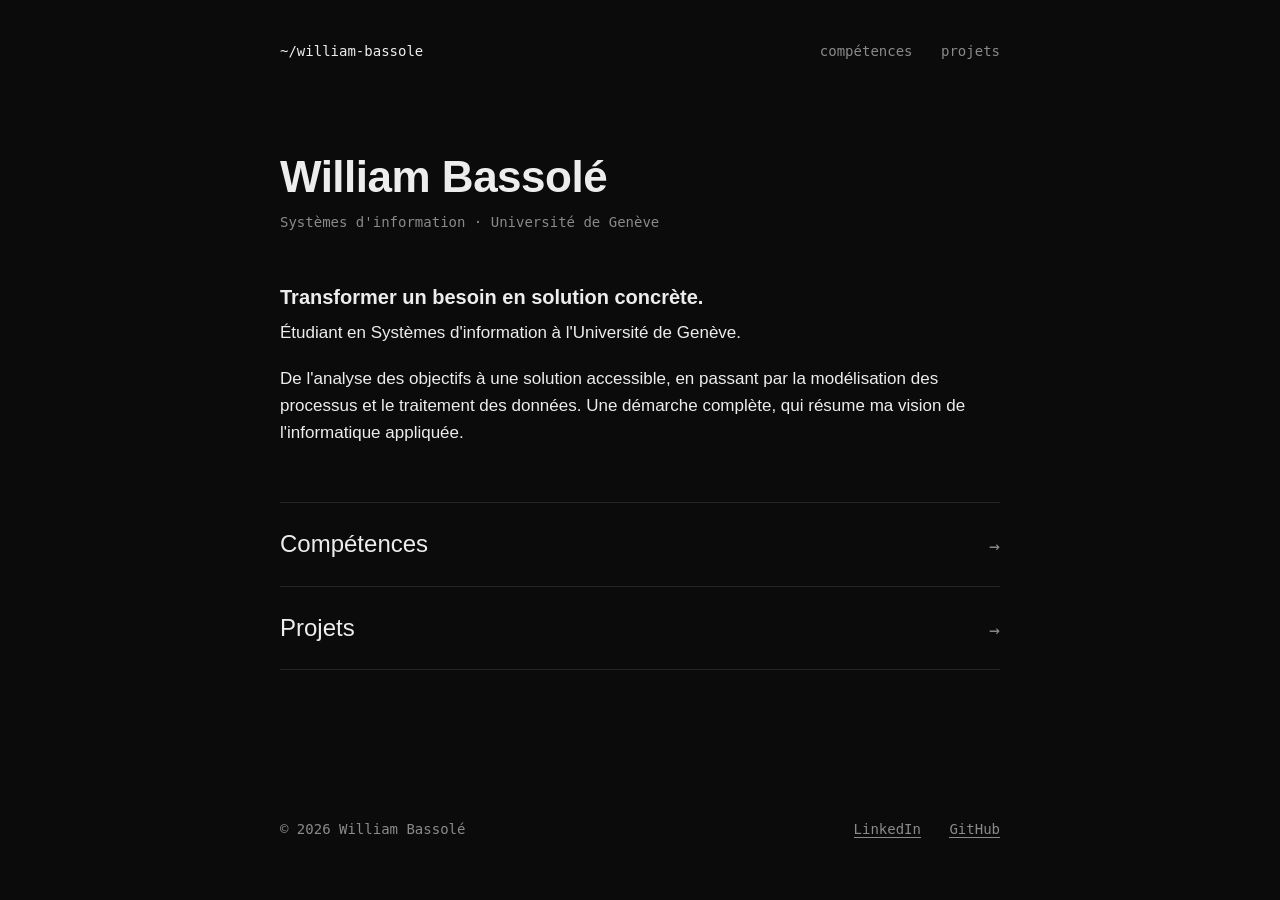
<file: index.html>
<!DOCTYPE html>
<html lang="fr">
<head>
  <meta charset="UTF-8">
  <meta name="viewport" content="width=device-width, initial-scale=1">
  <title>William Bassolé</title>
  <meta name="description" content="William Bassolé, étudiant en Systèmes d'information à l'Université de Genève.">
  <link rel="stylesheet" href="style.css">
</head>
<body>
  <div class="page">

    <header>
      <a href="index.html" class="actif">~/william-bassole</a>
      <nav>
        <a href="competences.html">compétences</a>
        <a href="projets.html">projets</a>
      </nav>
    </header>

    <main>
      <h1>William Bassolé</h1>
      <p class="sous-titre">Systèmes d'information · Université de Genève</p>

      <h2>Transformer un besoin en solution concrète.</h2>
      <p>Étudiant en Systèmes d'information à l'Université de Genève.</p>
      <p>
        De l'analyse des objectifs à une solution accessible, en passant par la
        modélisation des processus et le traitement des données. Une démarche complète,
        qui résume ma vision de l'informatique appliquée.
      </p>

      <div class="choix">
        <a href="competences.html">Compétences <span>→</span></a>
        <a href="projets.html">Projets <span>→</span></a>
      </div>
    </main>

    <footer>
      <span>© 2026 William Bassolé</span>
      <span>
        <a href="https://www.linkedin.com/in/william-bassole" target="_blank" rel="noopener">LinkedIn</a>
        <a href="https://github.com/William-Bassole" target="_blank" rel="noopener">GitHub</a>
      </span>
    </footer>

  </div>
</body>
</html>
</file>
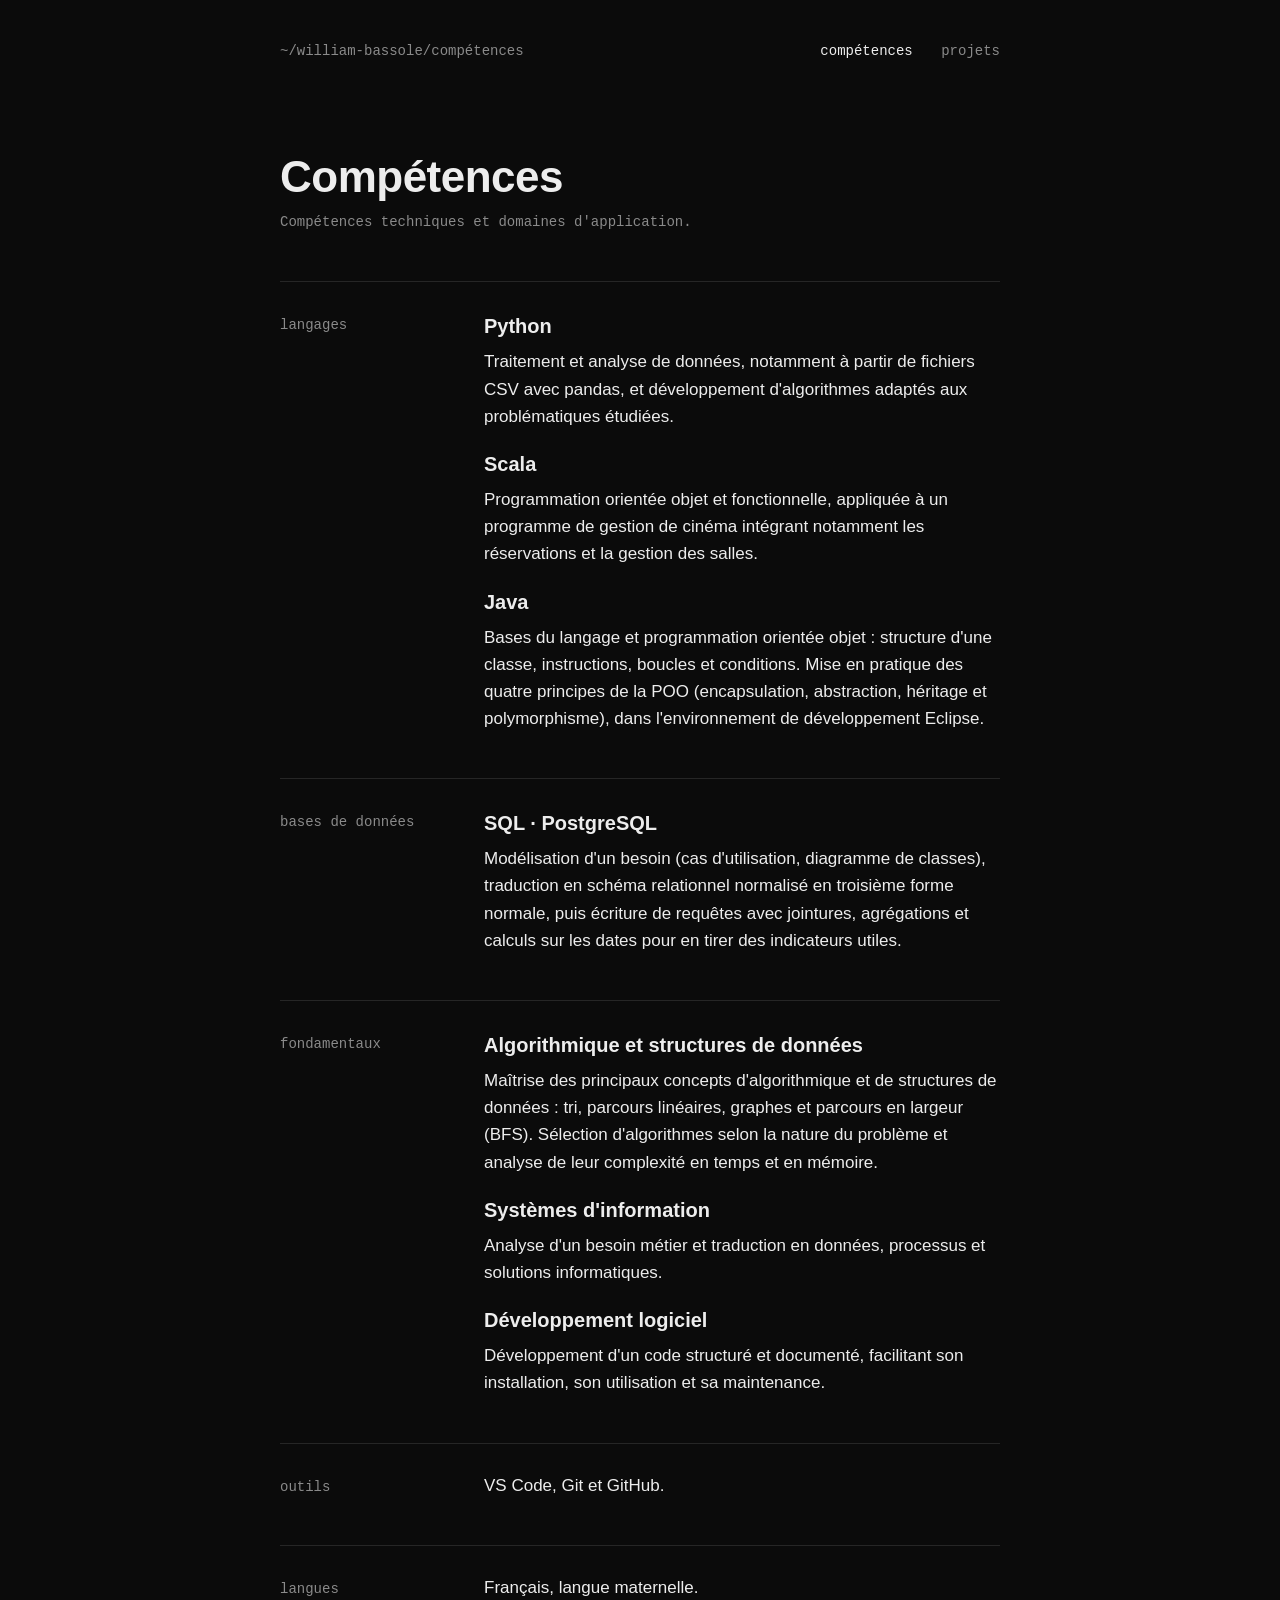
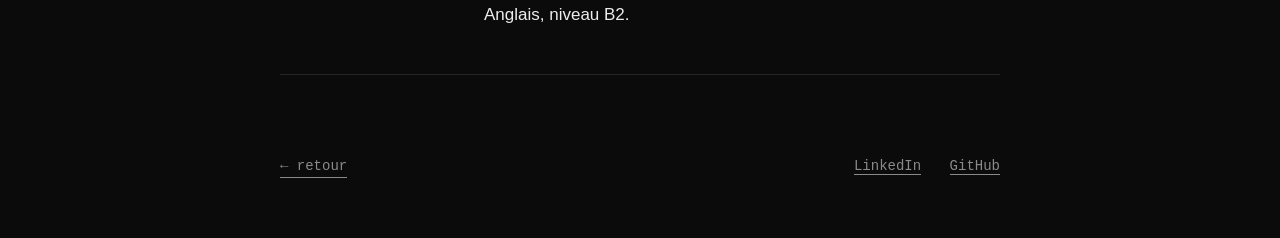
<file: competences.html>
<!DOCTYPE html>
<html lang="fr">
<head>
  <meta charset="UTF-8">
  <meta name="viewport" content="width=device-width, initial-scale=1">
  <title>Compétences — William Bassolé</title>
  <link rel="stylesheet" href="style.css">
</head>
<body>
  <div class="page">

    <header>
      <div><a href="index.html">~/william-bassole</a>/compétences</div>
      <nav>
        <a href="competences.html" class="actif">compétences</a>
        <a href="projets.html">projets</a>
      </nav>
    </header>

    <main>
      <h1>Compétences</h1>
      <p class="sous-titre">Compétences techniques et domaines d'application.</p>

      <section class="ligne">
        <div class="libelle">langages</div>
        <div>
          <h2>Python</h2>
          <p>
            Traitement et analyse de données, notamment à partir de fichiers CSV avec pandas,
            et développement d'algorithmes adaptés aux problématiques étudiées.
          </p>
          <h2>Scala</h2>
          <p>
            Programmation orientée objet et fonctionnelle, appliquée à un programme de gestion
            de cinéma intégrant notamment les réservations et la gestion des salles.
          </p>
          <h2>Java</h2>
          <p>
            Bases du langage et programmation orientée objet : structure d'une classe,
            instructions, boucles et conditions. Mise en pratique des quatre principes
            de la POO (encapsulation, abstraction, héritage et polymorphisme), dans
            l'environnement de développement Eclipse.
          </p>
        </div>
      </section>

      <section class="ligne">
        <div class="libelle">bases de données</div>
        <div>
          <h2>SQL · PostgreSQL</h2>
          <p>
            Modélisation d'un besoin (cas d'utilisation, diagramme de classes), traduction
            en schéma relationnel normalisé en troisième forme normale, puis écriture de
            requêtes avec jointures, agrégations et calculs sur les dates pour en tirer
            des indicateurs utiles.
          </p>
        </div>
      </section>

      <section class="ligne">
        <div class="libelle">fondamentaux</div>
        <div>
          <h2>Algorithmique et structures de données</h2>
          <p>
            Maîtrise des principaux concepts d'algorithmique et de structures de données :
            tri, parcours linéaires, graphes et parcours en largeur (BFS). Sélection
            d'algorithmes selon la nature du problème et analyse de leur complexité
            en temps et en mémoire.
          </p>
          <h2>Systèmes d'information</h2>
          <p>
            Analyse d'un besoin métier et traduction en données, processus et
            solutions informatiques.
          </p>
          <h2>Développement logiciel</h2>
          <p>
            Développement d'un code structuré et documenté, facilitant son installation,
            son utilisation et sa maintenance.
          </p>
        </div>
      </section>

      <section class="ligne">
        <div class="libelle">outils</div>
        <div>
          <p>VS Code, Git et GitHub.</p>
        </div>
      </section>

      <section class="ligne">
        <div class="libelle">langues</div>
        <div>
          <p>Français, langue maternelle.<br>Anglais, niveau B2.</p>
        </div>
      </section>
    </main>

    <footer>
      <a href="index.html" class="retour">← retour</a>
      <span>
        <a href="https://www.linkedin.com/in/william-bassole" target="_blank" rel="noopener">LinkedIn</a>
        <a href="https://github.com/William-Bassole" target="_blank" rel="noopener">GitHub</a>
      </span>
    </footer>

  </div>
</body>
</html>
</file>
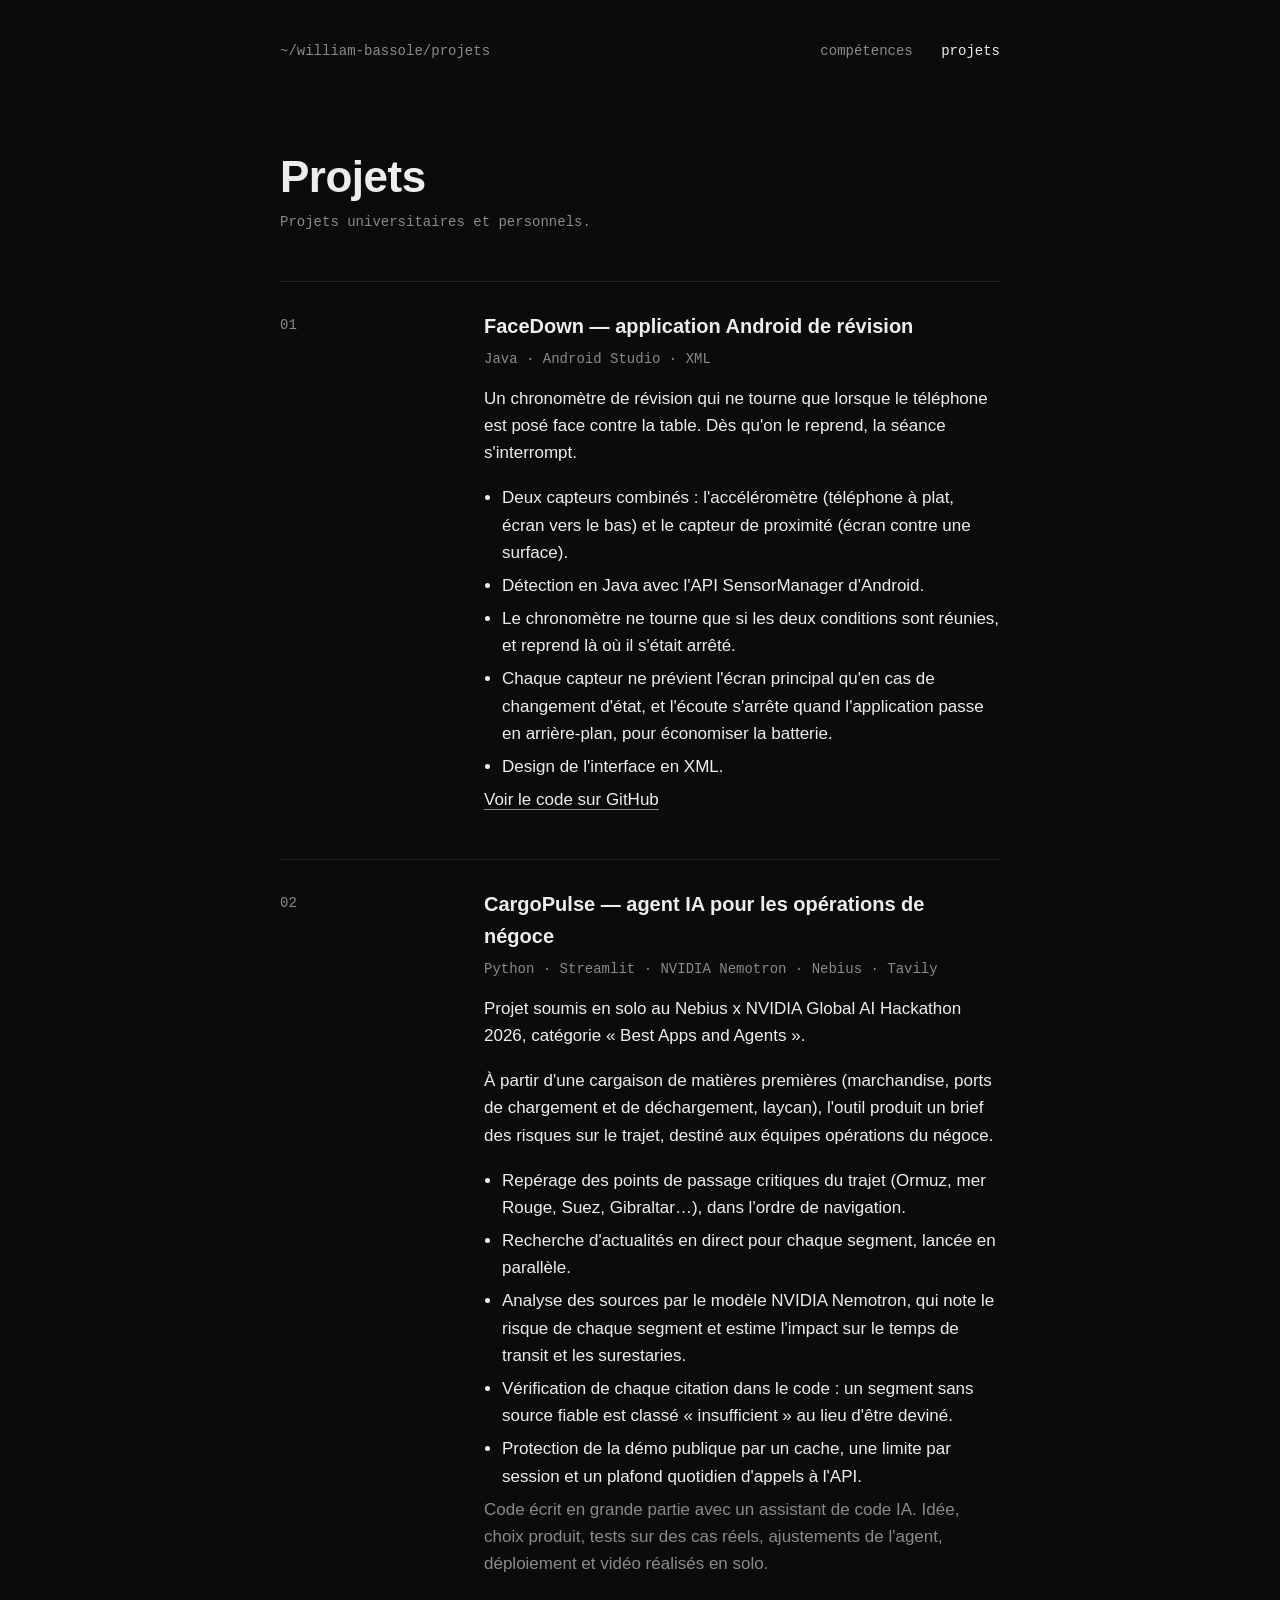
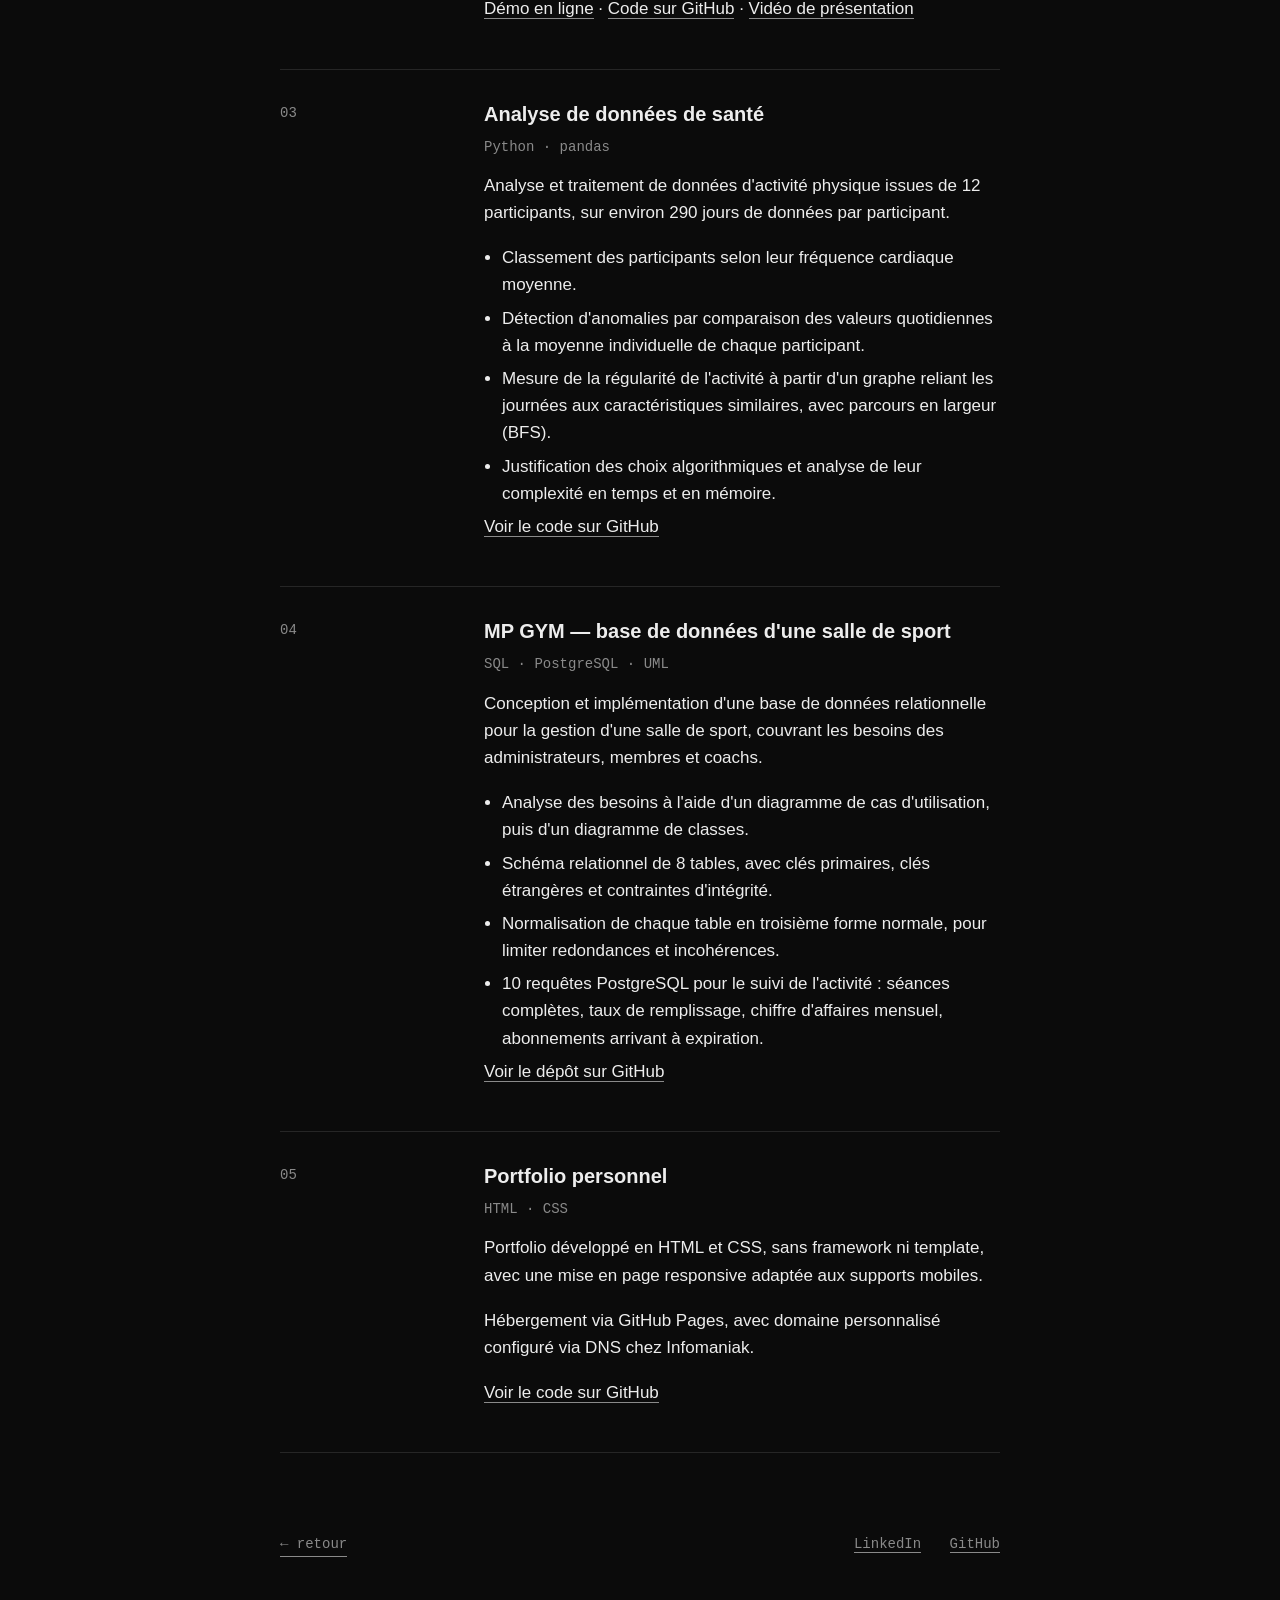
<file: projets.html>
<!DOCTYPE html>
<html lang="fr">
<head>
  <meta charset="UTF-8">
  <meta name="viewport" content="width=device-width, initial-scale=1">
  <title>Projets — William Bassolé</title>
  <link rel="stylesheet" href="style.css">
</head>
<body>
  <div class="page">

    <header>
      <div><a href="index.html">~/william-bassole</a>/projets</div>
      <nav>
        <a href="competences.html">compétences</a>
        <a href="projets.html" class="actif">projets</a>
      </nav>
    </header>

    <main>
      <h1>Projets</h1>
      <p class="sous-titre">Projets universitaires et personnels.</p>

      <!-- Projet 1 -->
      <section class="ligne">
        <div class="libelle">01</div>
        <div>
          <h2>FaceDown — application Android de révision</h2>
          <div class="outils">Java · Android Studio · XML</div>
          <p>
            Un chronomètre de révision qui ne tourne que lorsque le téléphone est posé face
            contre la table. Dès qu'on le reprend, la séance s'interrompt.
          </p>
          <ul>
            <li>Deux capteurs combinés : l'accéléromètre (téléphone à plat, écran vers le bas) et le capteur de proximité (écran contre une surface).</li>
            <li>Détection en Java avec l'API SensorManager d'Android.</li>
            <li>Le chronomètre ne tourne que si les deux conditions sont réunies, et reprend là où il s'était arrêté.</li>
            <li>Chaque capteur ne prévient l'écran principal qu'en cas de changement d'état, et l'écoute s'arrête quand l'application passe en arrière-plan, pour économiser la batterie.</li>
            <li>Design de l'interface en XML.</li>
          </ul>
          <p><a href="https://github.com/William-Bassole/Facedown" target="_blank" rel="noopener noreferrer">Voir le code sur GitHub</a></p>
        </div>
      </section>

      <!-- Projet 2 -->
      <section class="ligne">
        <div class="libelle">02</div>
        <div>
          <h2>CargoPulse — agent IA pour les opérations de négoce</h2>
          <div class="outils">Python · Streamlit · NVIDIA Nemotron · Nebius · Tavily</div>
          <p>
            Projet soumis en solo au Nebius x NVIDIA Global AI Hackathon 2026, catégorie
            « Best Apps and Agents ».
          </p>
          <p>
            À partir d'une cargaison de matières premières (marchandise, ports de chargement
            et de déchargement, laycan), l'outil produit un brief des risques sur le trajet,
            destiné aux équipes opérations du négoce.
          </p>
          <ul>
            <li>Repérage des points de passage critiques du trajet (Ormuz, mer Rouge, Suez, Gibraltar…), dans l'ordre de navigation.</li>
            <li>Recherche d'actualités en direct pour chaque segment, lancée en parallèle.</li>
            <li>Analyse des sources par le modèle NVIDIA Nemotron, qui note le risque de chaque segment et estime l'impact sur le temps de transit et les surestaries.</li>
            <li>Vérification de chaque citation dans le code : un segment sans source fiable est classé « insufficient » au lieu d'être deviné.</li>
            <li>Protection de la démo publique par un cache, une limite par session et un plafond quotidien d'appels à l'API.</li>
          </ul>
          <p class="discret">
            Code écrit en grande partie avec un assistant de code IA. Idée, choix produit,
            tests sur des cas réels, ajustements de l'agent, déploiement et vidéo réalisés en solo.
          </p>
          <p>
            <a href="https://cargopulse.streamlit.app" target="_blank" rel="noopener noreferrer">Démo en ligne</a> ·
            <a href="https://github.com/William-Bassole/cargopulse" target="_blank" rel="noopener">Code sur GitHub</a> ·
            <a href="https://youtu.be/UU8QUUAFsgQ" target="_blank" rel="noopener noreferrer">Vidéo de présentation</a>
          </p>
        </div>
      </section>

      <!-- Projet 3 -->
      <section class="ligne">
        <div class="libelle">03</div>
        <div>
          <h2>Analyse de données de santé</h2>
          <div class="outils">Python · pandas</div>
          <p>
            Analyse et traitement de données d'activité physique issues de 12 participants,
            sur environ 290 jours de données par participant.
          </p>
          <ul>
            <li>Classement des participants selon leur fréquence cardiaque moyenne.</li>
            <li>Détection d'anomalies par comparaison des valeurs quotidiennes à la moyenne individuelle de chaque participant.</li>
            <li>Mesure de la régularité de l'activité à partir d'un graphe reliant les journées aux caractéristiques similaires, avec parcours en largeur (BFS).</li>
            <li>Justification des choix algorithmiques et analyse de leur complexité en temps et en mémoire.</li>
          </ul>
          <p><a href="https://github.com/William-Bassole/Health-Data-Analysis" target="_blank" rel="noopener">Voir le code sur GitHub</a></p>
        </div>
      </section>

      <!-- Projet 4 -->
      <section class="ligne">
        <div class="libelle">04</div>
        <div>
          <h2>MP GYM — base de données d'une salle de sport</h2>
          <div class="outils">SQL · PostgreSQL · UML</div>
          <p>
            Conception et implémentation d'une base de données relationnelle pour la gestion
            d'une salle de sport, couvrant les besoins des administrateurs, membres et coachs.
          </p>
          <ul>
            <li>Analyse des besoins à l'aide d'un diagramme de cas d'utilisation, puis d'un diagramme de classes.</li>
            <li>Schéma relationnel de 8 tables, avec clés primaires, clés étrangères et contraintes d'intégrité.</li>
            <li>Normalisation de chaque table en troisième forme normale, pour limiter redondances et incohérences.</li>
            <li>10 requêtes PostgreSQL pour le suivi de l'activité : séances complètes, taux de remplissage, chiffre d'affaires mensuel, abonnements arrivant à expiration.</li>
          </ul>
          <p><a href="https://github.com/William-Bassole/MP-Gym" target="_blank" rel="noopener">Voir le dépôt sur GitHub</a></p>
        </div>
      </section>

      <!-- Projet 5 -->
      <section class="ligne">
        <div class="libelle">05</div>
        <div>
          <h2>Portfolio personnel</h2>
          <div class="outils">HTML · CSS</div>
          <p>
            Portfolio développé en HTML et CSS, sans framework ni template, avec une mise
            en page responsive adaptée aux supports mobiles.
          </p>
          <p>
            Hébergement via GitHub Pages, avec domaine personnalisé configuré via DNS chez Infomaniak.
          </p>
          <p><a href="https://github.com/William-Bassole/Portfolio" target="_blank" rel="noopener">Voir le code sur GitHub</a></p>
        </div>
      </section>
    </main>

    <footer>
      <a href="index.html" class="retour">← retour</a>
      <span>
        <a href="https://www.linkedin.com/in/william-bassole" target="_blank" rel="noopener">LinkedIn</a>
        <a href="https://github.com/William-Bassole" target="_blank" rel="noopener">GitHub</a>
      </span>
    </footer>

  </div>
</body>
</html>
</file>
<file: style.css>
/* ==========================================================
   style.css — une seule feuille de style pour les 3 pages
   ========================================================== */

/* 1. Variables : les couleurs et polices sont définies une fois ici,
      puis réutilisées partout avec var(--nom). */
:root {
  --fond: #0b0b0b;
  --texte: #ededed;
  --gris: #8a8a8a;
  --trait: #262626;
  --mono: ui-monospace, "SF Mono", Menlo, Consolas, monospace;
  --sans: -apple-system, "Helvetica Neue", Helvetica, Arial, sans-serif;
}

/* 2. Base : réglages appliqués à toute la page. */
* {
  box-sizing: border-box;   /* la largeur d'un bloc inclut ses marges internes */
}

body {
  margin: 0;
  background: var(--fond);
  color: var(--texte);
  font-family: var(--sans);
  font-size: 17px;
  line-height: 1.6;
}

a {
  color: var(--texte);
  text-decoration: none;
  border-bottom: 1px solid var(--gris);
}

a:hover {
  border-bottom-color: var(--texte);
}

/* 3. Mise en page : une colonne centrée, pas trop large pour rester lisible. */
.page {
  max-width: 760px;
  margin: 0 auto;
  padding: 40px 20px 60px;
  min-height: 100vh;
  display: flex;
  flex-direction: column;
}

main {
  flex: 1;                  /* pousse le pied de page tout en bas */
}

/* 4. En-tête : le "chemin" façon dossier, à gauche, et le menu à droite. */
header {
  display: flex;
  justify-content: space-between;
  align-items: baseline;
  flex-wrap: wrap;
  gap: 12px;
  font-family: var(--mono);
  font-size: 14px;
  color: var(--gris);
  margin-bottom: 90px;
}

header a {
  color: var(--gris);
  border: none;
}

header a:hover,
header a.actif {
  color: var(--texte);
}

nav a {
  margin-left: 20px;
}

/* 5. Textes */
h1 {
  font-size: 44px;
  font-weight: 600;
  letter-spacing: -0.5px;
  line-height: 1.15;
  margin: 0 0 8px;
}

.sous-titre {
  font-family: var(--mono);
  font-size: 14px;
  color: var(--gris);
  margin: 0 0 48px;
}

p {
  margin: 0 0 18px;
}

.discret {
  color: var(--gris);
}

/* 6. Page d'accueil : les deux grands liens vers les autres pages. */
.choix {
  margin-top: 56px;
  border-top: 1px solid var(--trait);
}

.choix a {
  display: flex;
  justify-content: space-between;
  align-items: baseline;
  padding: 22px 0;
  border: none;
  border-bottom: 1px solid var(--trait);
  font-size: 24px;
}

.choix a span {
  font-family: var(--mono);
  font-size: 18px;
  color: var(--gris);
}

.choix a:hover {
  padding-left: 10px;       /* petit décalage au survol */
}

.choix a {
  transition: padding-left 0.2s;
}

/* 7. Pages Compétences et Projets : une ligne = un libellé à gauche
      et son contenu à droite (grille à 2 colonnes). */
.ligne {
  display: grid;
  grid-template-columns: 180px 1fr;
  gap: 24px;
  padding: 28px 0;
  border-top: 1px solid var(--trait);
}

.ligne:last-of-type {
  border-bottom: 1px solid var(--trait);
}

.libelle {
  font-family: var(--mono);
  font-size: 14px;
  color: var(--gris);
  padding-top: 4px;
}

h2 {
  font-size: 20px;
  font-weight: 600;
  margin: 0 0 6px;
}

.outils {
  font-family: var(--mono);
  font-size: 14px;
  color: var(--gris);
  margin-bottom: 14px;
}

.ligne ul {
  margin: 0;
  padding-left: 18px;
}

.ligne li {
  margin-bottom: 6px;
}

/* 8. Pied de page */
footer {
  margin-top: 80px;
  display: flex;
  justify-content: space-between;
  flex-wrap: wrap;
  gap: 12px;
  font-family: var(--mono);
  font-size: 14px;
  color: var(--gris);
}

footer a {
  color: var(--gris);
  margin-left: 20px;
}

/* 9. Téléphone : sous 640 px de large, on passe tout sur une colonne. */
@media (max-width: 640px) {
  body { font-size: 16px; }
  header { margin-bottom: 60px; }
  h1 { font-size: 34px; }
  .ligne {
    grid-template-columns: 1fr;
    gap: 8px;
  }
  .choix a { font-size: 20px; }
  nav a { margin-left: 0; margin-right: 20px; }
  footer a { margin-left: 0; margin-right: 20px; }
}

footer a.retour {
  margin-left: 0;
}
</file>
